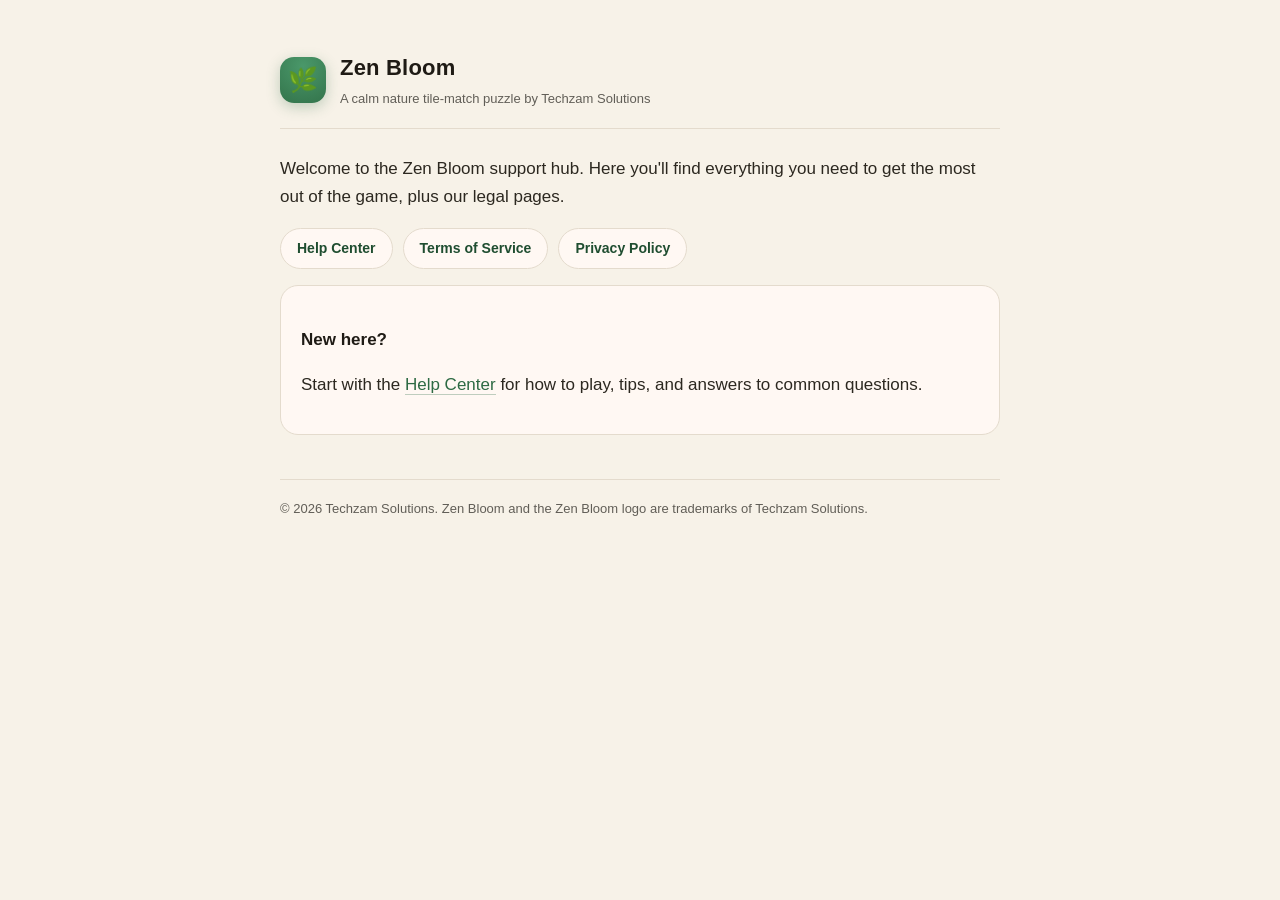
<file: index.html>
<!doctype html>
<html lang="en">
<head>
<meta charset="utf-8">
<meta name="viewport" content="width=device-width, initial-scale=1">
<title>Zen Bloom — Support</title>
<link rel="stylesheet" href="style.css">
</head>
<body>
<div class="wrap">
  <header class="top">
    <div class="logo">&#127807;</div>
    <div>
      <h1>Zen Bloom</h1>
      <div class="sub">A calm nature tile-match puzzle by Techzam Solutions</div>
    </div>
  </header>

  <p>Welcome to the Zen Bloom support hub. Here you'll find everything you need to
  get the most out of the game, plus our legal pages.</p>

  <div class="nav">
    <a href="help.html">Help Center</a>
    <a href="terms.html">Terms of Service</a>
    <a href="privacy.html">Privacy Policy</a>
  </div>

  <div class="card">
    <h3>New here?</h3>
    <p>Start with the <a href="help.html">Help Center</a> for how to play, tips,
    and answers to common questions.</p>
  </div>

  <footer>
    &copy; 2026 Techzam Solutions. Zen Bloom and the Zen Bloom logo are trademarks of Techzam Solutions.
  </footer>
</div>
</body>
</html>
</file>
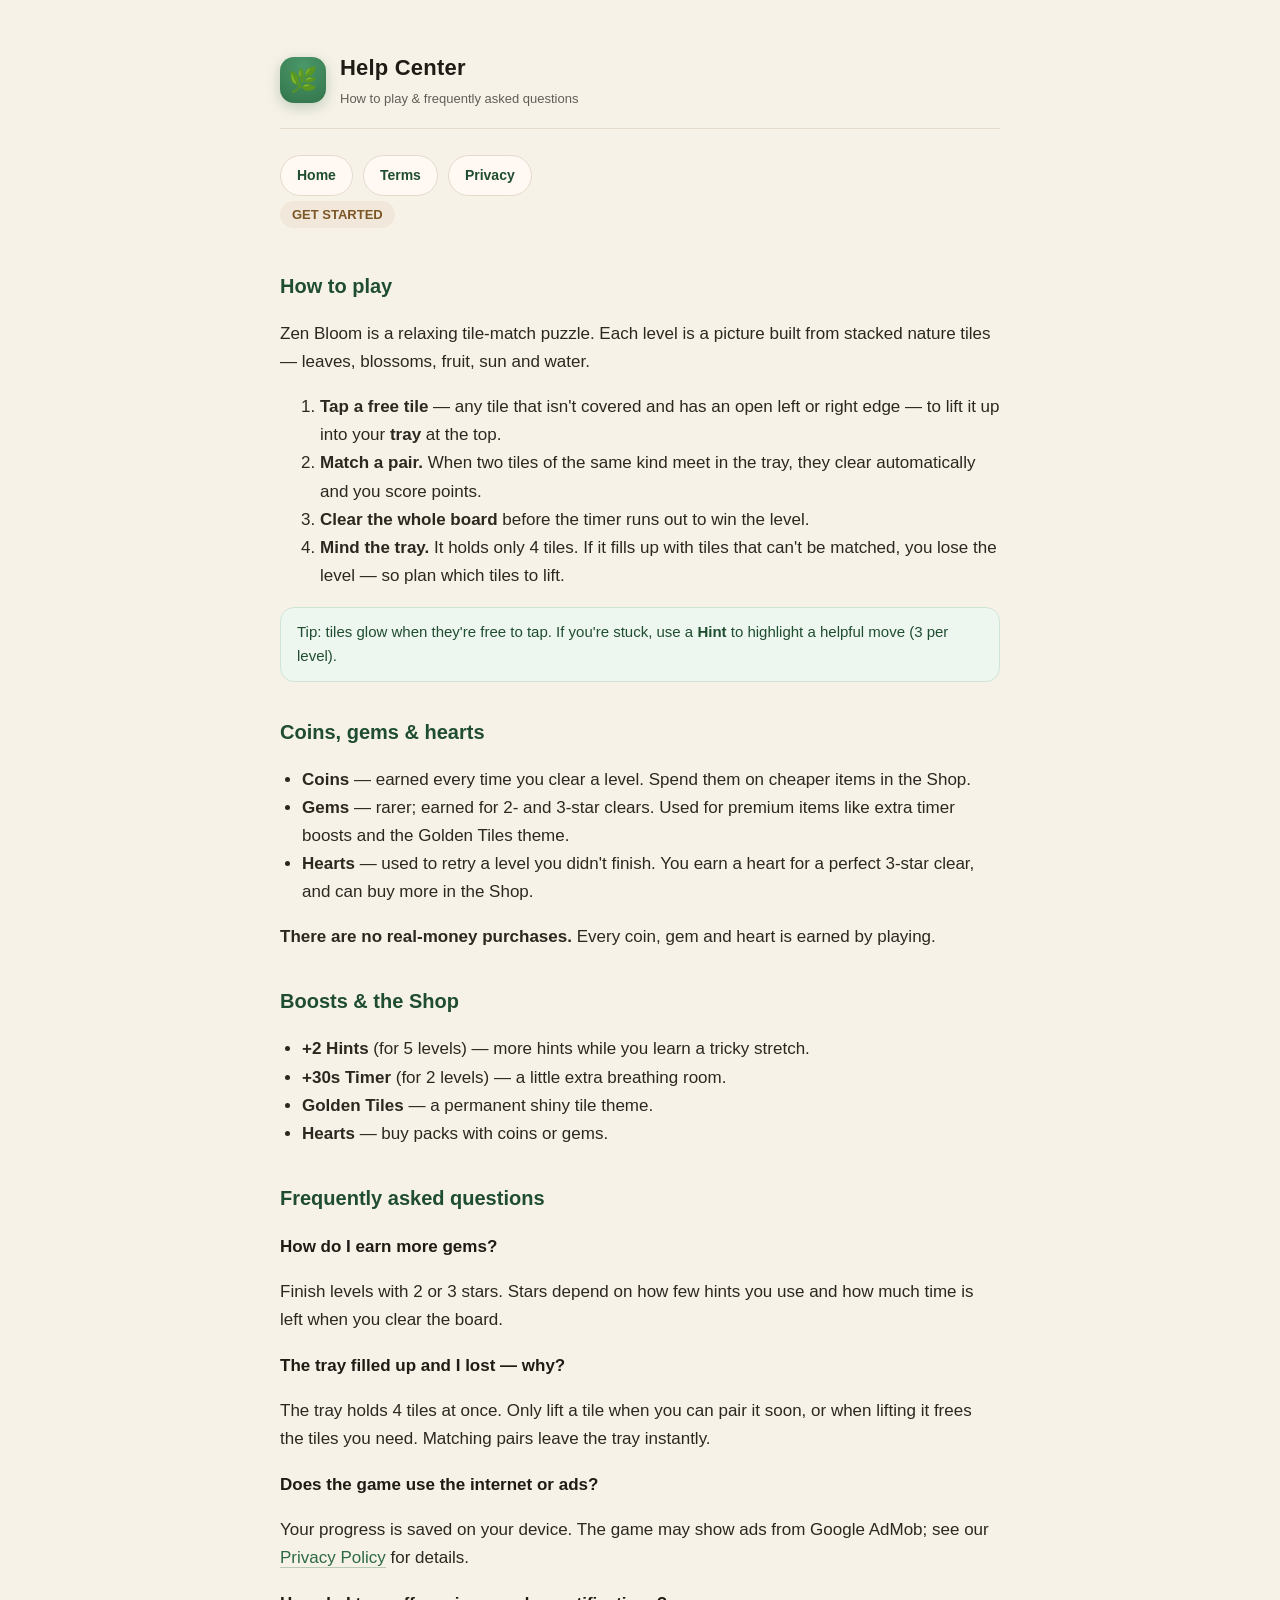
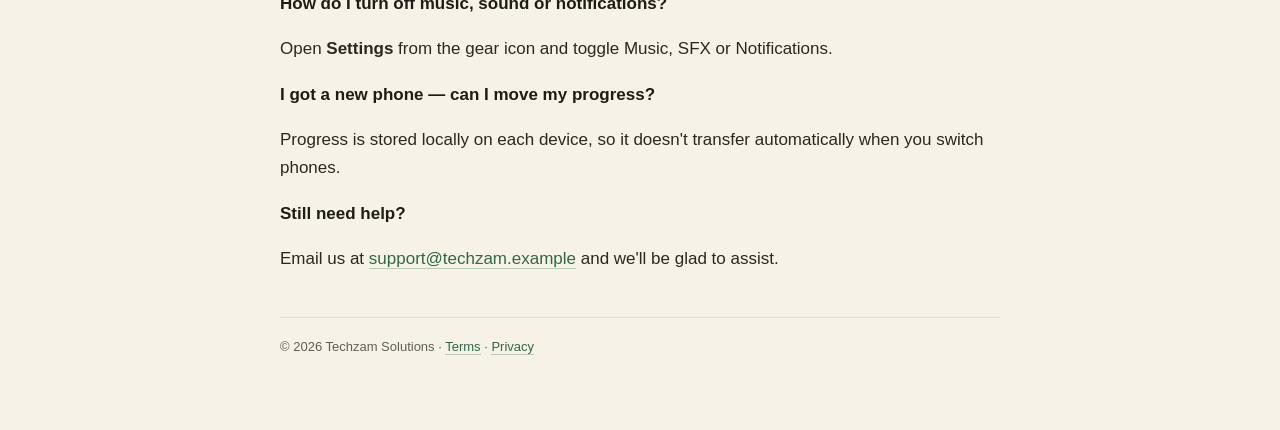
<file: help.html>
<!doctype html>
<html lang="en">
<head>
<meta charset="utf-8">
<meta name="viewport" content="width=device-width, initial-scale=1">
<title>Zen Bloom — Help Center</title>
<link rel="stylesheet" href="style.css">
</head>
<body>
<div class="wrap">
  <header class="top">
    <div class="logo">&#127807;</div>
    <div>
      <h1>Help Center</h1>
      <div class="sub">How to play &amp; frequently asked questions</div>
    </div>
  </header>

  <div class="nav">
    <a href="index.html">Home</a>
    <a href="terms.html">Terms</a>
    <a href="privacy.html">Privacy</a>
  </div>

  <span class="pill">GET STARTED</span>
  <h2>How to play</h2>
  <p>Zen Bloom is a relaxing tile-match puzzle. Each level is a picture built from
  stacked nature tiles &mdash; leaves, blossoms, fruit, sun and water.</p>
  <ol>
    <li><b>Tap a free tile</b> &mdash; any tile that isn't covered and has an open
      left or right edge &mdash; to lift it up into your <b>tray</b> at the top.</li>
    <li><b>Match a pair.</b> When two tiles of the same kind meet in the tray, they
      clear automatically and you score points.</li>
    <li><b>Clear the whole board</b> before the timer runs out to win the level.</li>
    <li><b>Mind the tray.</b> It holds only 4 tiles. If it fills up with tiles that
      can't be matched, you lose the level &mdash; so plan which tiles to lift.</li>
  </ol>

  <div class="hint">Tip: tiles glow when they're free to tap. If you're stuck, use a
  <b>Hint</b> to highlight a helpful move (3 per level).</div>

  <h2>Coins, gems &amp; hearts</h2>
  <ul>
    <li><b>Coins</b> &mdash; earned every time you clear a level. Spend them on
      cheaper items in the Shop.</li>
    <li><b>Gems</b> &mdash; rarer; earned for 2- and 3-star clears. Used for premium
      items like extra timer boosts and the Golden Tiles theme.</li>
    <li><b>Hearts</b> &mdash; used to retry a level you didn't finish. You earn a
      heart for a perfect 3-star clear, and can buy more in the Shop.</li>
  </ul>
  <p><b>There are no real-money purchases.</b> Every coin, gem and heart is earned
  by playing.</p>

  <h2>Boosts &amp; the Shop</h2>
  <ul>
    <li><b>+2 Hints</b> (for 5 levels) &mdash; more hints while you learn a tricky stretch.</li>
    <li><b>+30s Timer</b> (for 2 levels) &mdash; a little extra breathing room.</li>
    <li><b>Golden Tiles</b> &mdash; a permanent shiny tile theme.</li>
    <li><b>Hearts</b> &mdash; buy packs with coins or gems.</li>
  </ul>

  <h2>Frequently asked questions</h2>

  <p class="q">How do I earn more gems?</p>
  <p>Finish levels with 2 or 3 stars. Stars depend on how few hints you use and how
  much time is left when you clear the board.</p>

  <p class="q">The tray filled up and I lost &mdash; why?</p>
  <p>The tray holds 4 tiles at once. Only lift a tile when you can pair it soon, or
  when lifting it frees the tiles you need. Matching pairs leave the tray instantly.</p>

  <p class="q">Does the game use the internet or ads?</p>
  <p>Your progress is saved on your device. The game may show ads from Google AdMob;
  see our <a href="privacy.html">Privacy Policy</a> for details.</p>

  <p class="q">How do I turn off music, sound or notifications?</p>
  <p>Open <b>Settings</b> from the gear icon and toggle Music, SFX or Notifications.</p>

  <p class="q">I got a new phone &mdash; can I move my progress?</p>
  <p>Progress is stored locally on each device, so it doesn't transfer automatically
  when you switch phones.</p>

  <p class="q">Still need help?</p>
  <p>Email us at <a href="mailto:support@techzam.example">support@techzam.example</a>
  and we'll be glad to assist.</p>

  <footer>
    &copy; 2026 Techzam Solutions &middot; <a href="terms.html">Terms</a> &middot;
    <a href="privacy.html">Privacy</a>
  </footer>
</div>
</body>
</html>
</file>
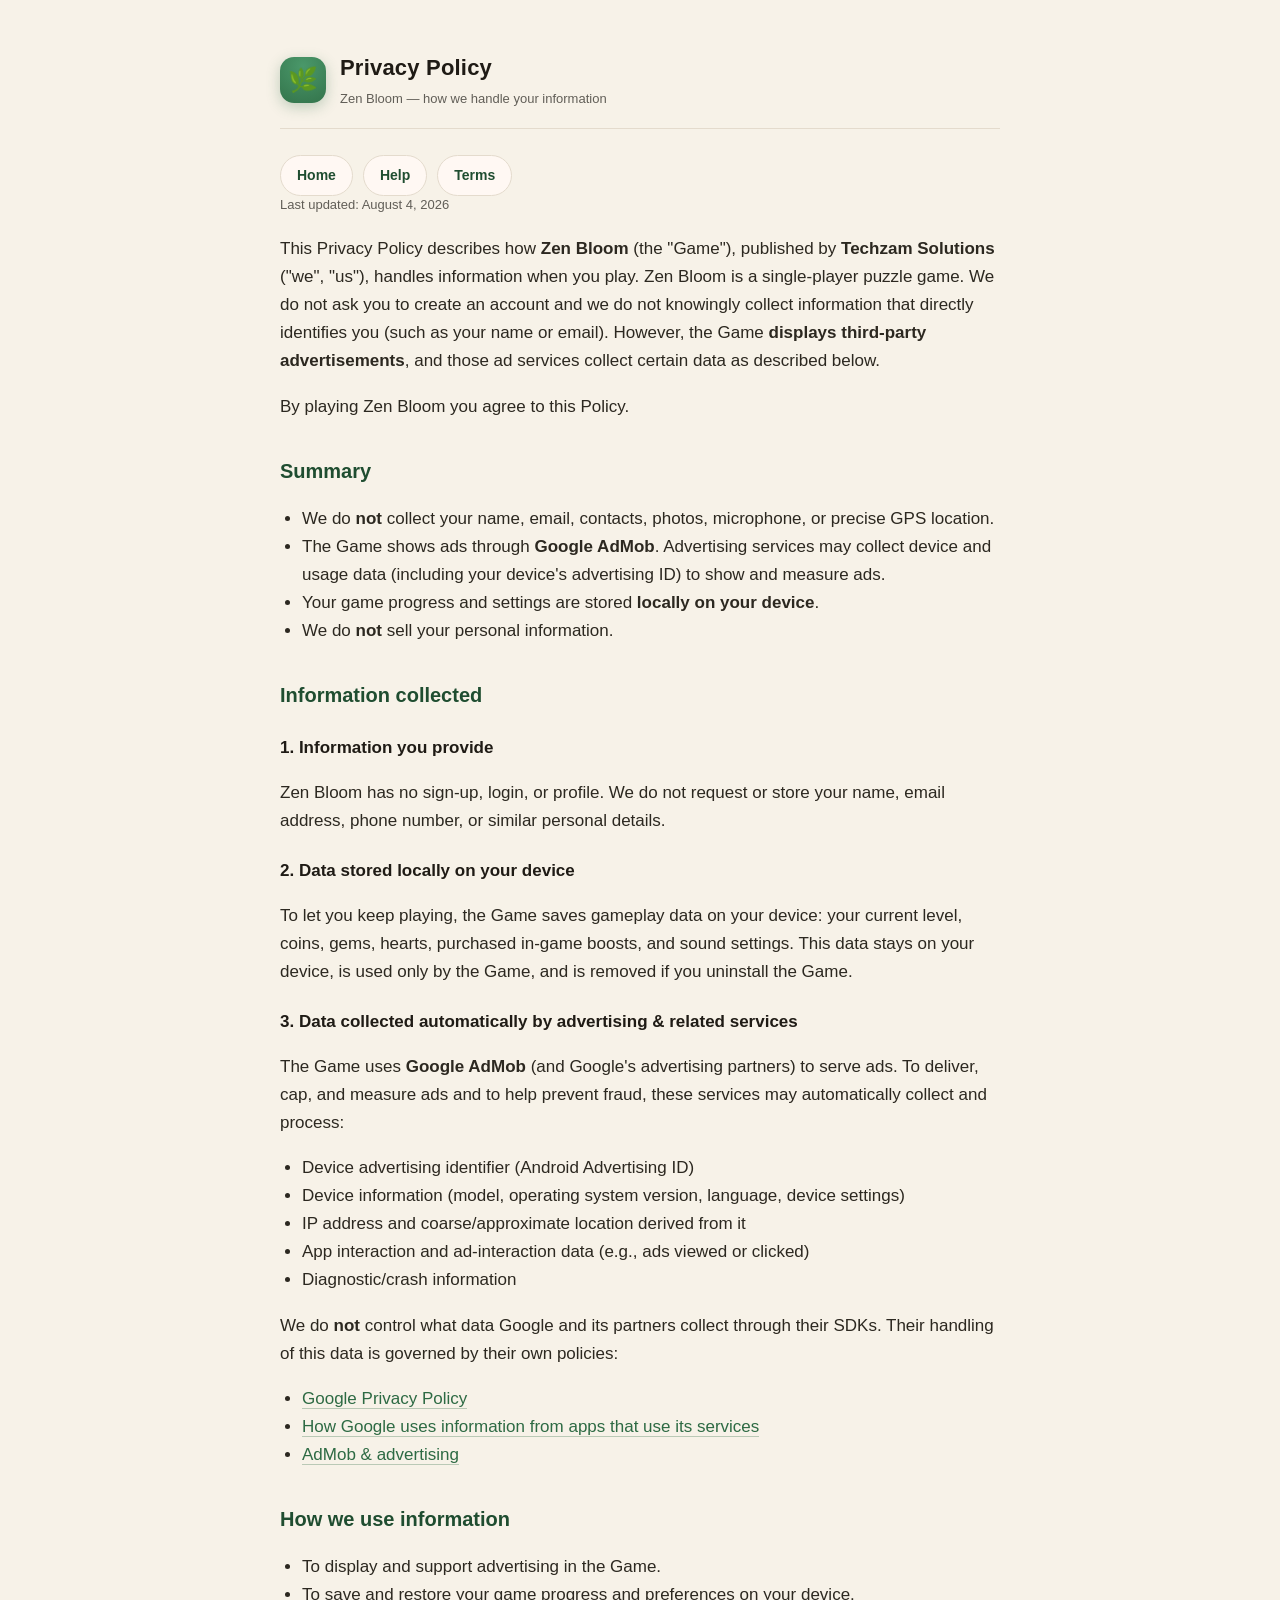
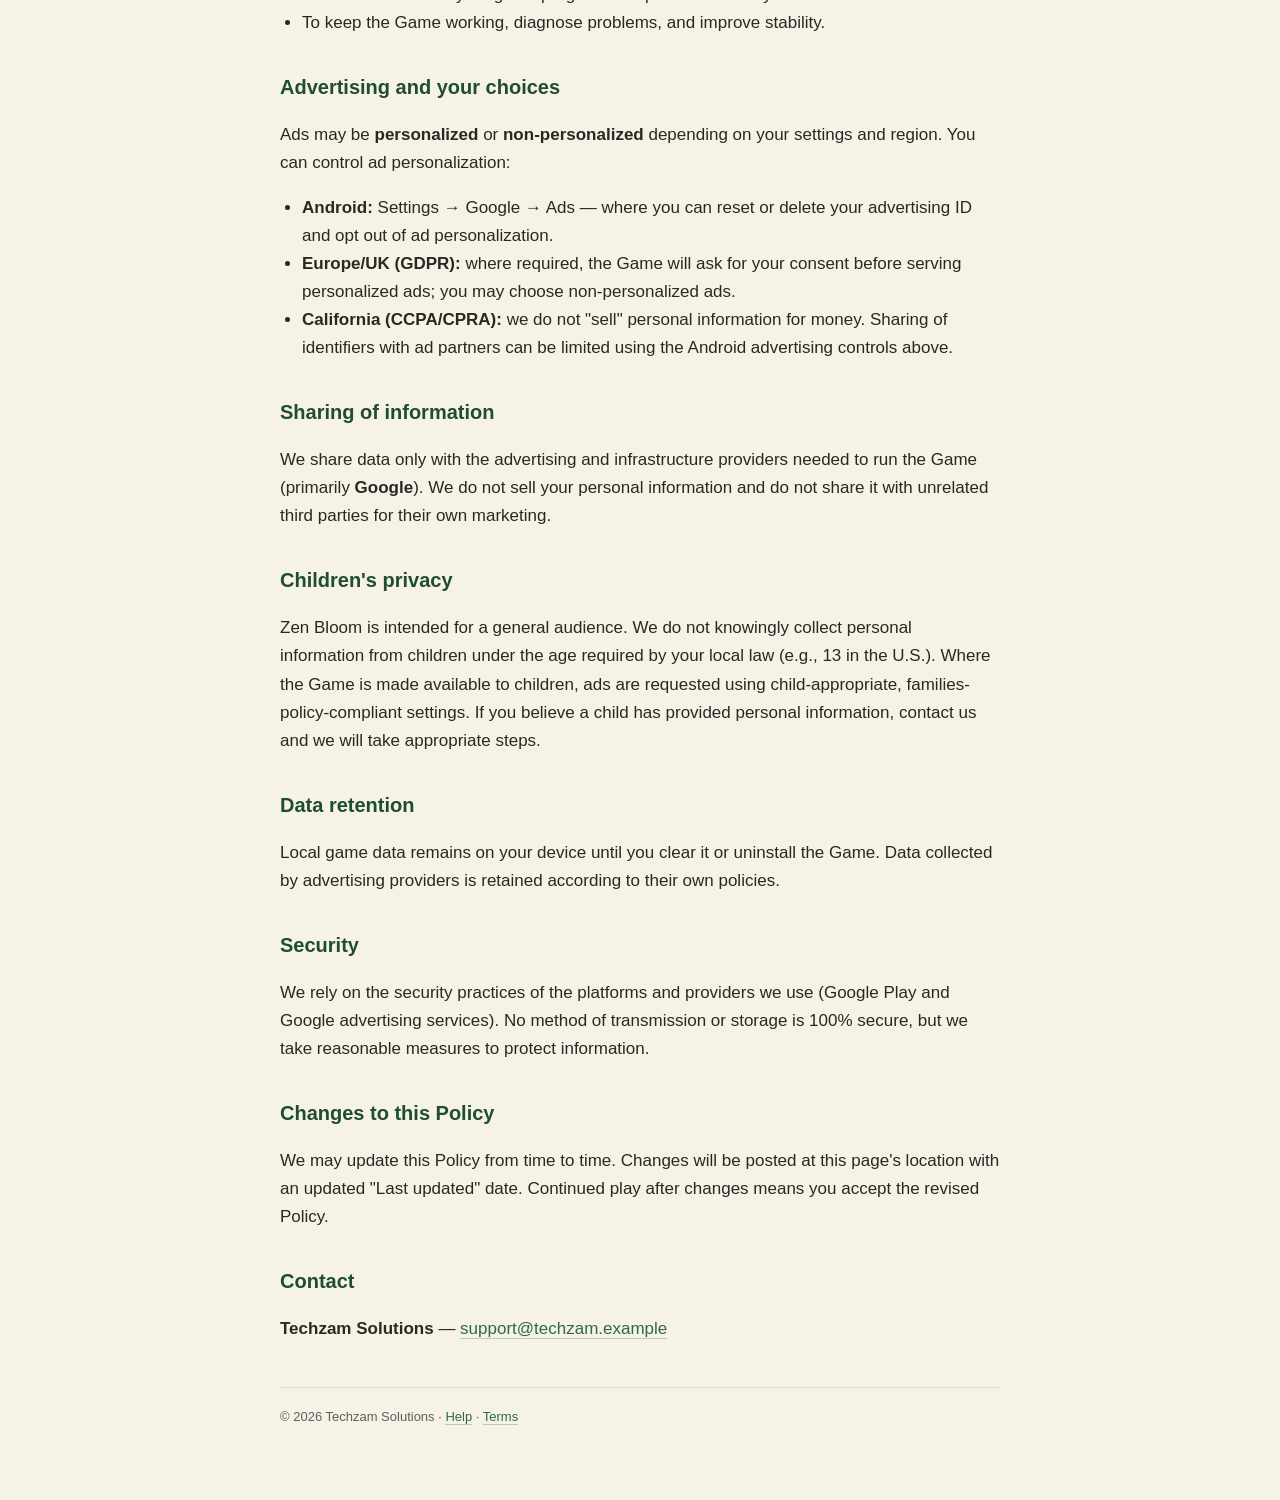
<file: privacy.html>
<!doctype html>
<html lang="en">
<head>
<meta charset="utf-8">
<meta name="viewport" content="width=device-width, initial-scale=1">
<title>Zen Bloom — Privacy Policy</title>
<link rel="stylesheet" href="style.css">
</head>
<body>
<div class="wrap">
  <header class="top">
    <div class="logo">&#127807;</div>
    <div>
      <h1>Privacy Policy</h1>
      <div class="sub">Zen Bloom &mdash; how we handle your information</div>
    </div>
  </header>

  <div class="nav">
    <a href="index.html">Home</a>
    <a href="help.html">Help</a>
    <a href="terms.html">Terms</a>
  </div>

  <p class="updated">Last updated: August 4, 2026</p>

  <p>This Privacy Policy describes how <b>Zen Bloom</b> (the "Game"), published by
  <b>Techzam Solutions</b> ("we", "us"), handles information when you play. Zen Bloom
  is a single-player puzzle game. We do not ask you to create an account and we do
  not knowingly collect information that directly identifies you (such as your name
  or email). However, the Game <b>displays third-party advertisements</b>, and those
  ad services collect certain data as described below.</p>
  <p>By playing Zen Bloom you agree to this Policy.</p>

  <h2>Summary</h2>
  <ul>
    <li>We do <b>not</b> collect your name, email, contacts, photos, microphone, or
      precise GPS location.</li>
    <li>The Game shows ads through <b>Google AdMob</b>. Advertising services may
      collect device and usage data (including your device's advertising ID) to show
      and measure ads.</li>
    <li>Your game progress and settings are stored <b>locally on your device</b>.</li>
    <li>We do <b>not</b> sell your personal information.</li>
  </ul>

  <h2>Information collected</h2>
  <h3>1. Information you provide</h3>
  <p>Zen Bloom has no sign-up, login, or profile. We do not request or store your
  name, email address, phone number, or similar personal details.</p>

  <h3>2. Data stored locally on your device</h3>
  <p>To let you keep playing, the Game saves gameplay data on your device: your
  current level, coins, gems, hearts, purchased in-game boosts, and sound settings.
  This data stays on your device, is used only by the Game, and is removed if you
  uninstall the Game.</p>

  <h3>3. Data collected automatically by advertising &amp; related services</h3>
  <p>The Game uses <b>Google AdMob</b> (and Google's advertising partners) to serve
  ads. To deliver, cap, and measure ads and to help prevent fraud, these services
  may automatically collect and process:</p>
  <ul>
    <li>Device advertising identifier (Android Advertising ID)</li>
    <li>Device information (model, operating system version, language, device settings)</li>
    <li>IP address and coarse/approximate location derived from it</li>
    <li>App interaction and ad-interaction data (e.g., ads viewed or clicked)</li>
    <li>Diagnostic/crash information</li>
  </ul>
  <p>We do <b>not</b> control what data Google and its partners collect through their
  SDKs. Their handling of this data is governed by their own policies:</p>
  <ul>
    <li><a href="https://policies.google.com/privacy">Google Privacy Policy</a></li>
    <li><a href="https://policies.google.com/technologies/partner-sites">How Google uses information from apps that use its services</a></li>
    <li><a href="https://support.google.com/admob/answer/6128543">AdMob &amp; advertising</a></li>
  </ul>

  <h2>How we use information</h2>
  <ul>
    <li>To display and support advertising in the Game.</li>
    <li>To save and restore your game progress and preferences on your device.</li>
    <li>To keep the Game working, diagnose problems, and improve stability.</li>
  </ul>

  <h2>Advertising and your choices</h2>
  <p>Ads may be <b>personalized</b> or <b>non-personalized</b> depending on your
  settings and region. You can control ad personalization:</p>
  <ul>
    <li><b>Android:</b> Settings &rarr; Google &rarr; Ads &mdash; where you can reset
      or delete your advertising ID and opt out of ad personalization.</li>
    <li><b>Europe/UK (GDPR):</b> where required, the Game will ask for your consent
      before serving personalized ads; you may choose non-personalized ads.</li>
    <li><b>California (CCPA/CPRA):</b> we do not "sell" personal information for money.
      Sharing of identifiers with ad partners can be limited using the Android
      advertising controls above.</li>
  </ul>

  <h2>Sharing of information</h2>
  <p>We share data only with the advertising and infrastructure providers needed to
  run the Game (primarily <b>Google</b>). We do not sell your personal information
  and do not share it with unrelated third parties for their own marketing.</p>

  <h2>Children's privacy</h2>
  <p>Zen Bloom is intended for a general audience. We do not knowingly collect
  personal information from children under the age required by your local law (e.g.,
  13 in the U.S.). Where the Game is made available to children, ads are requested
  using child-appropriate, families-policy-compliant settings. If you believe a child
  has provided personal information, contact us and we will take appropriate steps.</p>

  <h2>Data retention</h2>
  <p>Local game data remains on your device until you clear it or uninstall the Game.
  Data collected by advertising providers is retained according to their own policies.</p>

  <h2>Security</h2>
  <p>We rely on the security practices of the platforms and providers we use (Google
  Play and Google advertising services). No method of transmission or storage is 100%
  secure, but we take reasonable measures to protect information.</p>

  <h2>Changes to this Policy</h2>
  <p>We may update this Policy from time to time. Changes will be posted at this
  page's location with an updated "Last updated" date. Continued play after changes
  means you accept the revised Policy.</p>

  <h2>Contact</h2>
  <p><b>Techzam Solutions</b> &mdash;
  <a href="mailto:support@techzam.example">support@techzam.example</a></p>

  <footer>
    &copy; 2026 Techzam Solutions &middot; <a href="help.html">Help</a> &middot;
    <a href="terms.html">Terms</a>
  </footer>
</div>
</body>
</html>
</file>
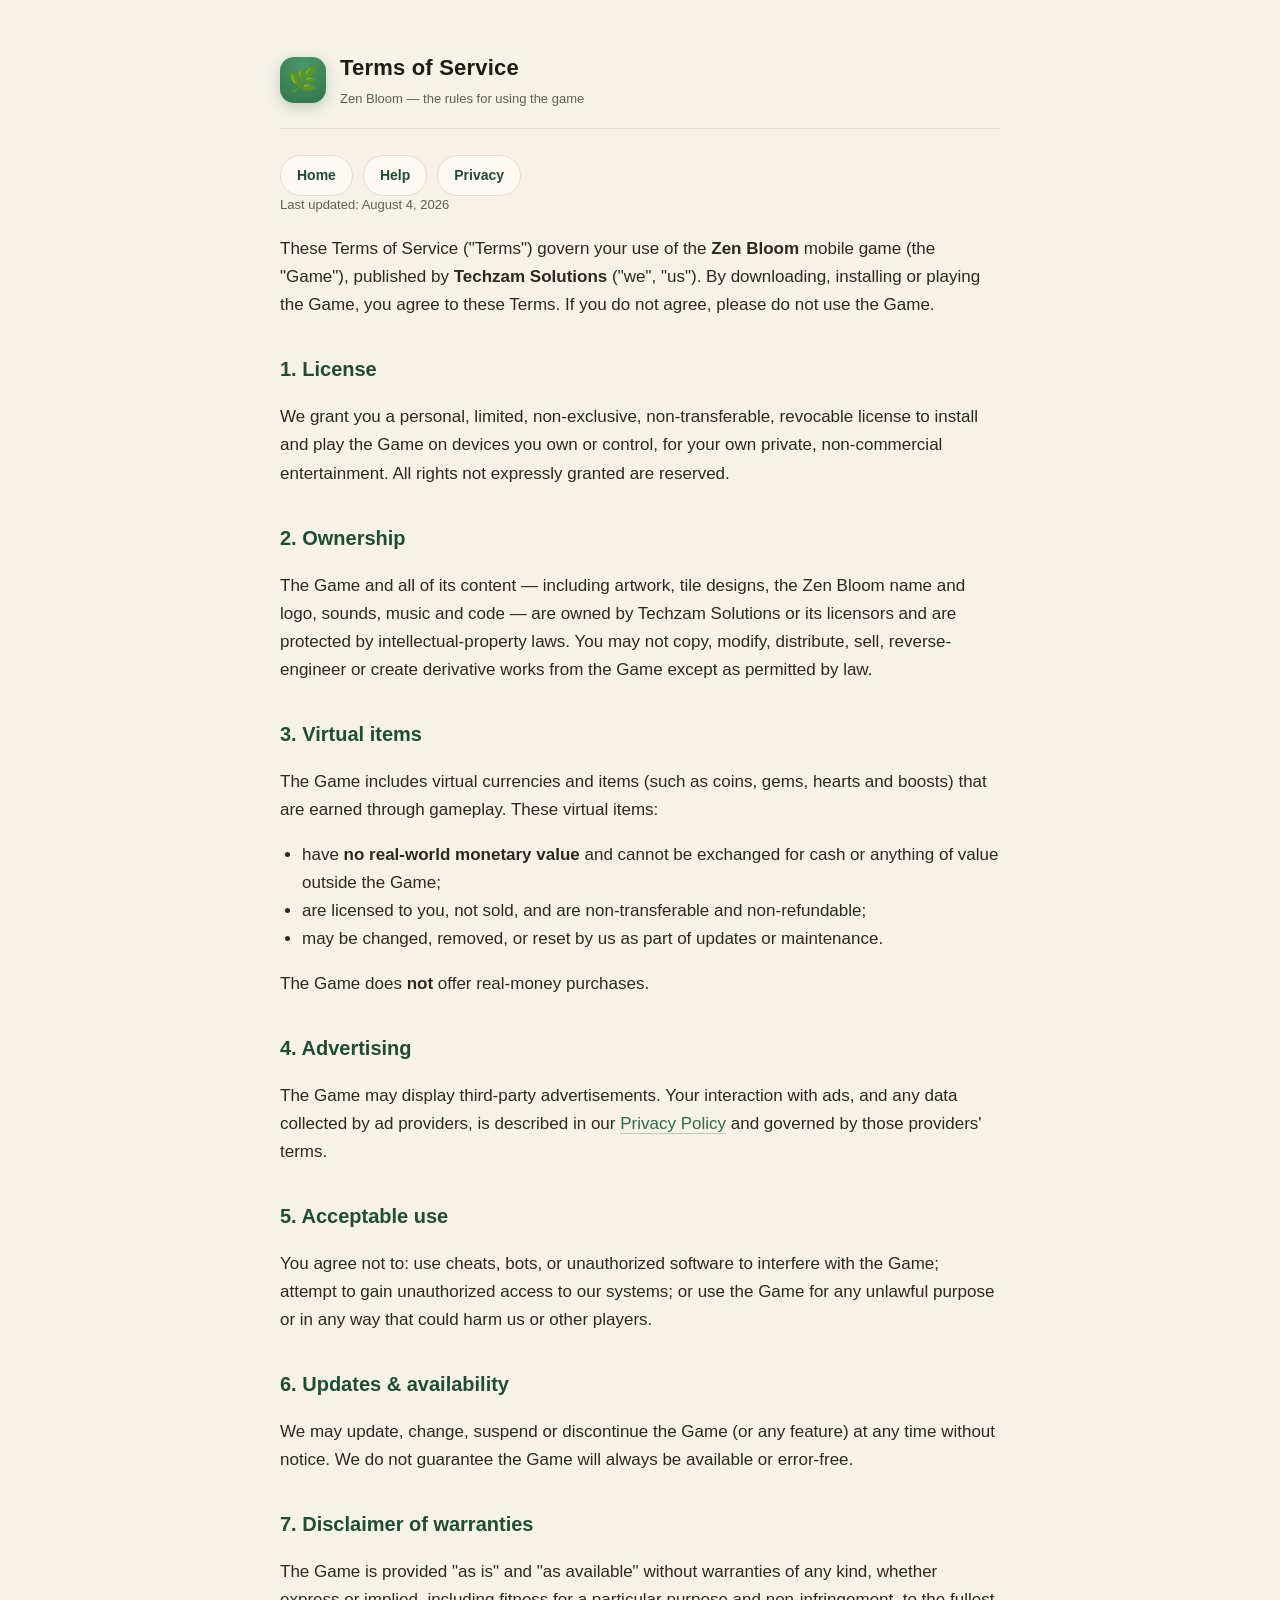
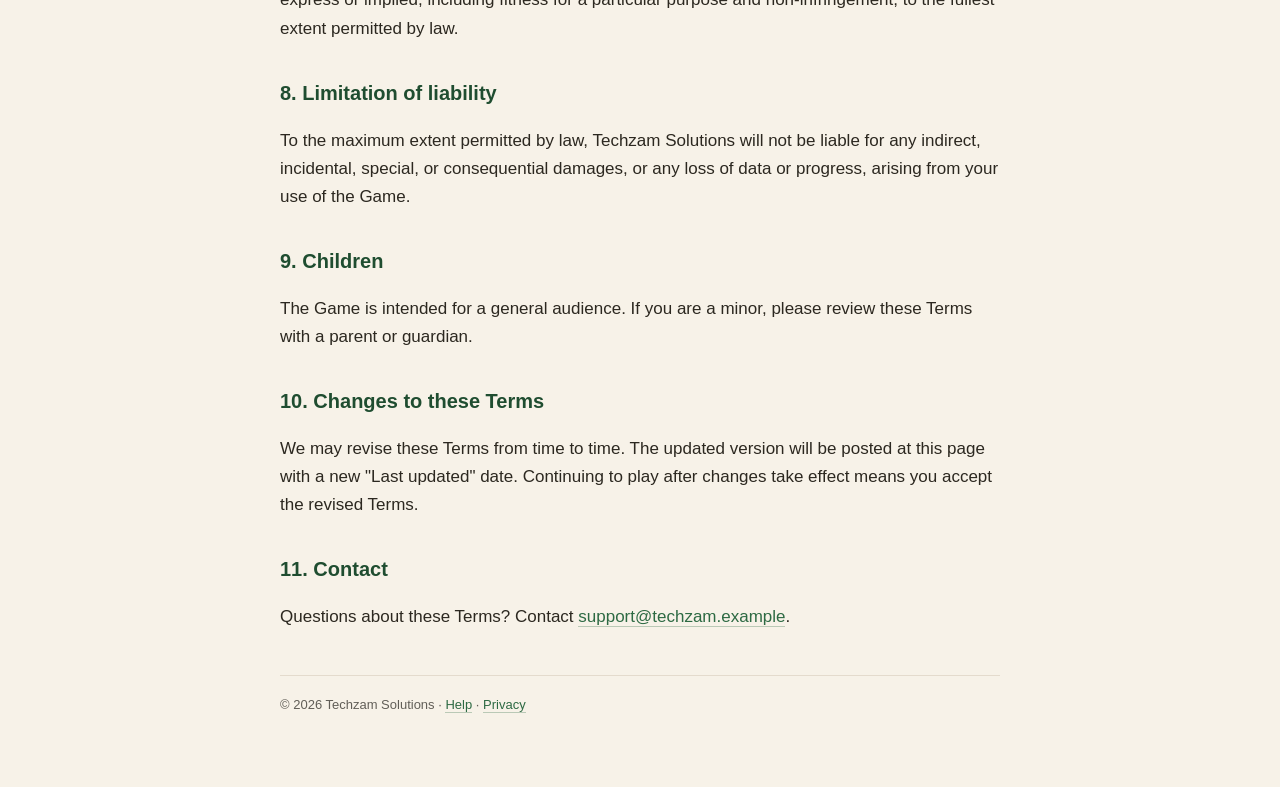
<file: terms.html>
<!doctype html>
<html lang="en">
<head>
<meta charset="utf-8">
<meta name="viewport" content="width=device-width, initial-scale=1">
<title>Zen Bloom — Terms of Service</title>
<link rel="stylesheet" href="style.css">
</head>
<body>
<div class="wrap">
  <header class="top">
    <div class="logo">&#127807;</div>
    <div>
      <h1>Terms of Service</h1>
      <div class="sub">Zen Bloom &mdash; the rules for using the game</div>
    </div>
  </header>

  <div class="nav">
    <a href="index.html">Home</a>
    <a href="help.html">Help</a>
    <a href="privacy.html">Privacy</a>
  </div>

  <p class="updated">Last updated: August 4, 2026</p>

  <p>These Terms of Service ("Terms") govern your use of the <b>Zen Bloom</b> mobile
  game (the "Game"), published by <b>Techzam Solutions</b> ("we", "us"). By
  downloading, installing or playing the Game, you agree to these Terms. If you do
  not agree, please do not use the Game.</p>

  <h2>1. License</h2>
  <p>We grant you a personal, limited, non-exclusive, non-transferable, revocable
  license to install and play the Game on devices you own or control, for your own
  private, non-commercial entertainment. All rights not expressly granted are
  reserved.</p>

  <h2>2. Ownership</h2>
  <p>The Game and all of its content &mdash; including artwork, tile designs, the
  Zen Bloom name and logo, sounds, music and code &mdash; are owned by Techzam
  Solutions or its licensors and are protected by intellectual-property laws. You
  may not copy, modify, distribute, sell, reverse-engineer or create derivative
  works from the Game except as permitted by law.</p>

  <h2>3. Virtual items</h2>
  <p>The Game includes virtual currencies and items (such as coins, gems, hearts and
  boosts) that are earned through gameplay. These virtual items:</p>
  <ul>
    <li>have <b>no real-world monetary value</b> and cannot be exchanged for cash or
      anything of value outside the Game;</li>
    <li>are licensed to you, not sold, and are non-transferable and non-refundable;</li>
    <li>may be changed, removed, or reset by us as part of updates or maintenance.</li>
  </ul>
  <p>The Game does <b>not</b> offer real-money purchases.</p>

  <h2>4. Advertising</h2>
  <p>The Game may display third-party advertisements. Your interaction with ads,
  and any data collected by ad providers, is described in our
  <a href="privacy.html">Privacy Policy</a> and governed by those providers' terms.</p>

  <h2>5. Acceptable use</h2>
  <p>You agree not to: use cheats, bots, or unauthorized software to interfere with
  the Game; attempt to gain unauthorized access to our systems; or use the Game for
  any unlawful purpose or in any way that could harm us or other players.</p>

  <h2>6. Updates &amp; availability</h2>
  <p>We may update, change, suspend or discontinue the Game (or any feature) at any
  time without notice. We do not guarantee the Game will always be available or
  error-free.</p>

  <h2>7. Disclaimer of warranties</h2>
  <p>The Game is provided "as is" and "as available" without warranties of any kind,
  whether express or implied, including fitness for a particular purpose and
  non-infringement, to the fullest extent permitted by law.</p>

  <h2>8. Limitation of liability</h2>
  <p>To the maximum extent permitted by law, Techzam Solutions will not be liable for
  any indirect, incidental, special, or consequential damages, or any loss of data
  or progress, arising from your use of the Game.</p>

  <h2>9. Children</h2>
  <p>The Game is intended for a general audience. If you are a minor, please review
  these Terms with a parent or guardian.</p>

  <h2>10. Changes to these Terms</h2>
  <p>We may revise these Terms from time to time. The updated version will be posted
  at this page with a new "Last updated" date. Continuing to play after changes take
  effect means you accept the revised Terms.</p>

  <h2>11. Contact</h2>
  <p>Questions about these Terms? Contact
  <a href="mailto:support@techzam.example">support@techzam.example</a>.</p>

  <footer>
    &copy; 2026 Techzam Solutions &middot; <a href="help.html">Help</a> &middot;
    <a href="privacy.html">Privacy</a>
  </footer>
</div>
</body>
</html>
</file>
<file: style.css>
:root{
  --paper:#F7F2E8; --card:#FFF8F3; --alt:#F1E7DA; --ink:#1F1B15; --muted:#615E57;
  --green:#2D6A43; --green-dk:#1f4d30; --gold:#7C5726; --line:#E4DBCD;
}
*{box-sizing:border-box}
html{-webkit-text-size-adjust:100%}
body{
  margin:0; background:var(--paper); color:var(--ink);
  font-family:-apple-system,BlinkMacSystemFont,"Segoe UI",Roboto,"Helvetica Neue",Arial,sans-serif;
  line-height:1.65; font-size:17px;
}
.wrap{max-width:760px; margin:0 auto; padding:28px 20px 72px}
header.top{
  display:flex; align-items:center; gap:14px; padding:22px 0 18px; border-bottom:1px solid var(--line);
  margin-bottom:26px;
}
.logo{
  width:46px; height:46px; border-radius:14px; flex:0 0 auto;
  background:radial-gradient(120% 120% at 50% 20%, #4a986a, var(--green));
  display:flex; align-items:center; justify-content:center; color:#fff; font-size:24px;
  box-shadow:0 4px 14px rgba(45,106,67,.28);
}
header.top h1{font-size:22px; margin:0; letter-spacing:.2px}
header.top .sub{color:var(--muted); font-size:13px; margin-top:2px}
h2{font-size:20px; margin:34px 0 10px; color:var(--green-dk)}
h3{font-size:17px; margin:22px 0 6px}
p,li{color:#2c2820}
a{color:var(--green); text-decoration:none; border-bottom:1px solid rgba(45,106,67,.3)}
a:hover{border-bottom-color:var(--green)}
.updated{color:var(--muted); font-size:13px; margin:-6px 0 20px}
.card{background:var(--card); border:1px solid var(--line); border-radius:18px; padding:18px 20px; margin:16px 0}
.q{font-weight:600; color:var(--ink); margin-top:18px}
.pill{display:inline-block; background:var(--alt); color:var(--gold); border-radius:999px; padding:3px 12px; font-size:13px; font-weight:600; margin-bottom:8px}
ul{padding-left:22px}
.nav{display:flex; flex-wrap:wrap; gap:10px; margin:8px 0 4px}
.nav a{background:var(--card); border:1px solid var(--line); border-radius:999px; padding:8px 16px; font-size:14px; font-weight:600; color:var(--green-dk)}
footer{margin-top:44px; padding-top:18px; border-top:1px solid var(--line); color:var(--muted); font-size:13px}
.hint{background:#eef6f0; border:1px solid #cfe6d6; border-radius:14px; padding:12px 16px; margin:16px 0; font-size:15px; color:var(--green-dk)}
</file>
